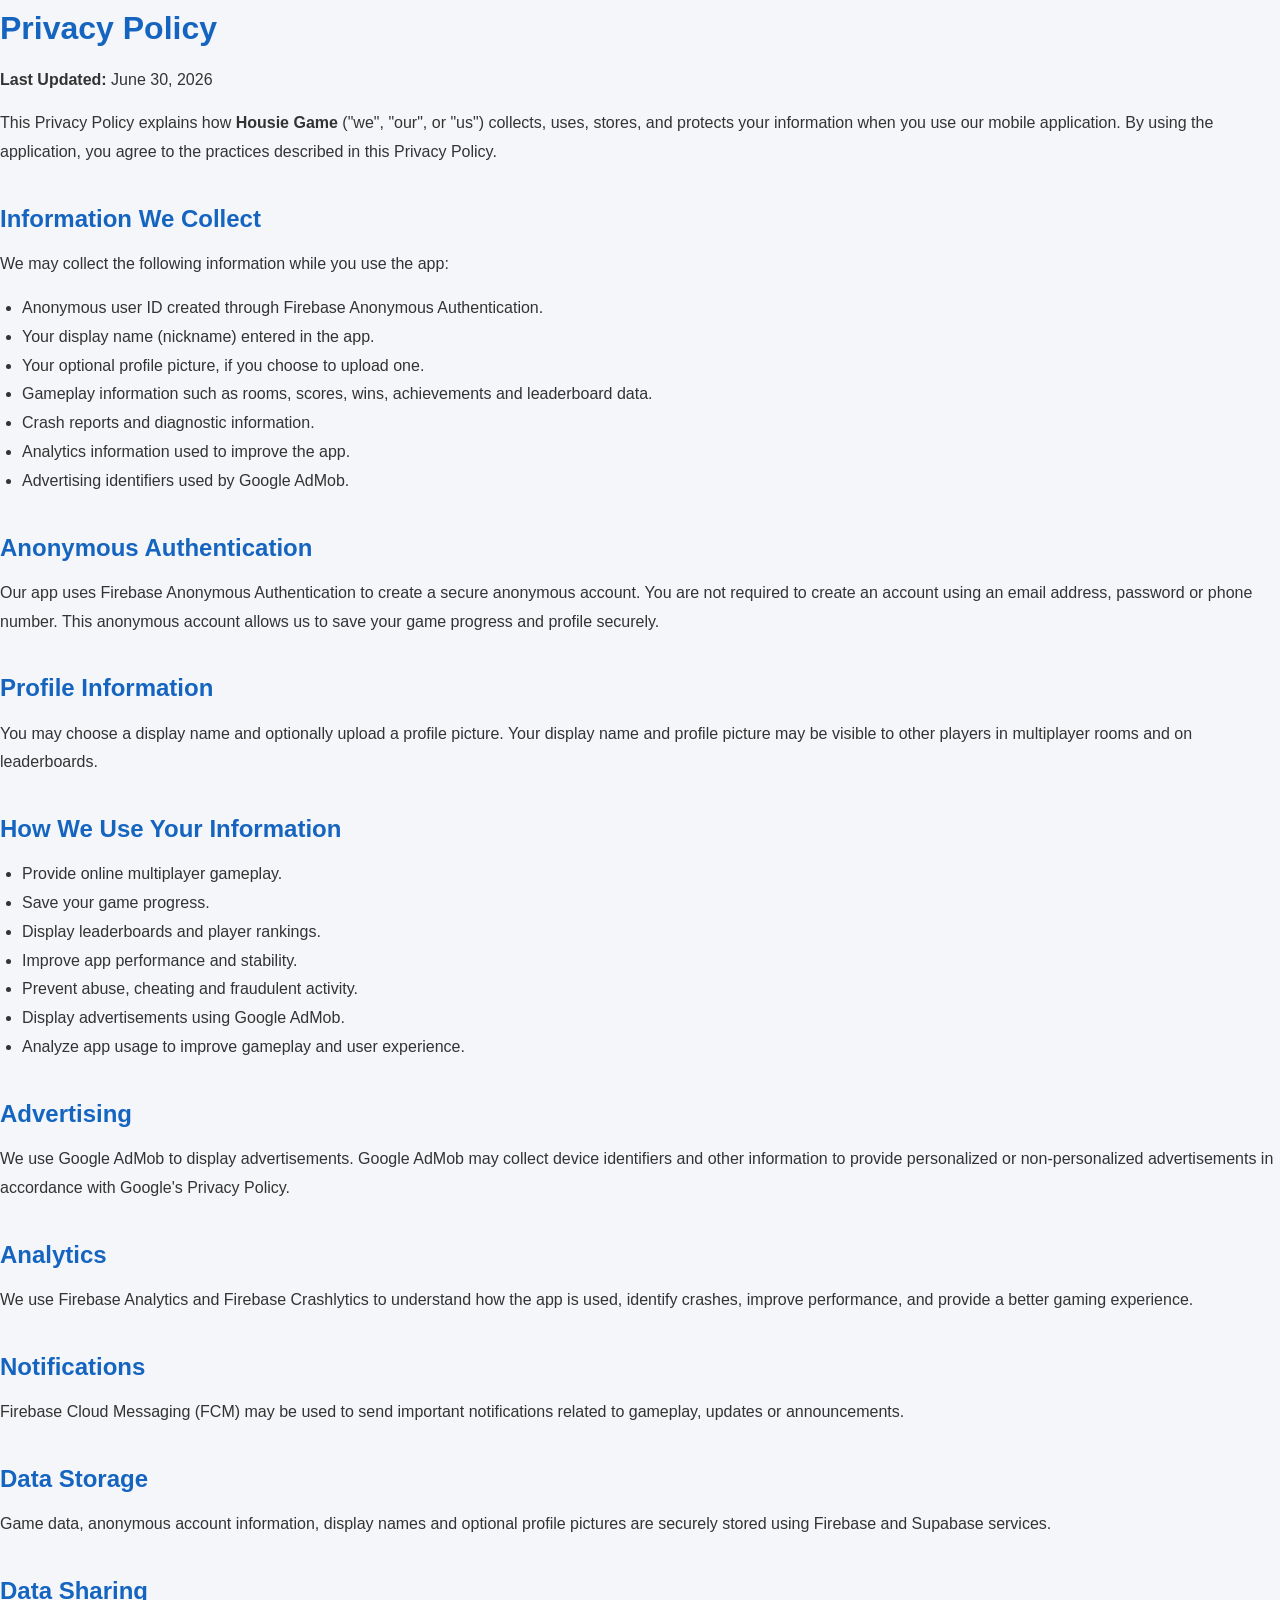
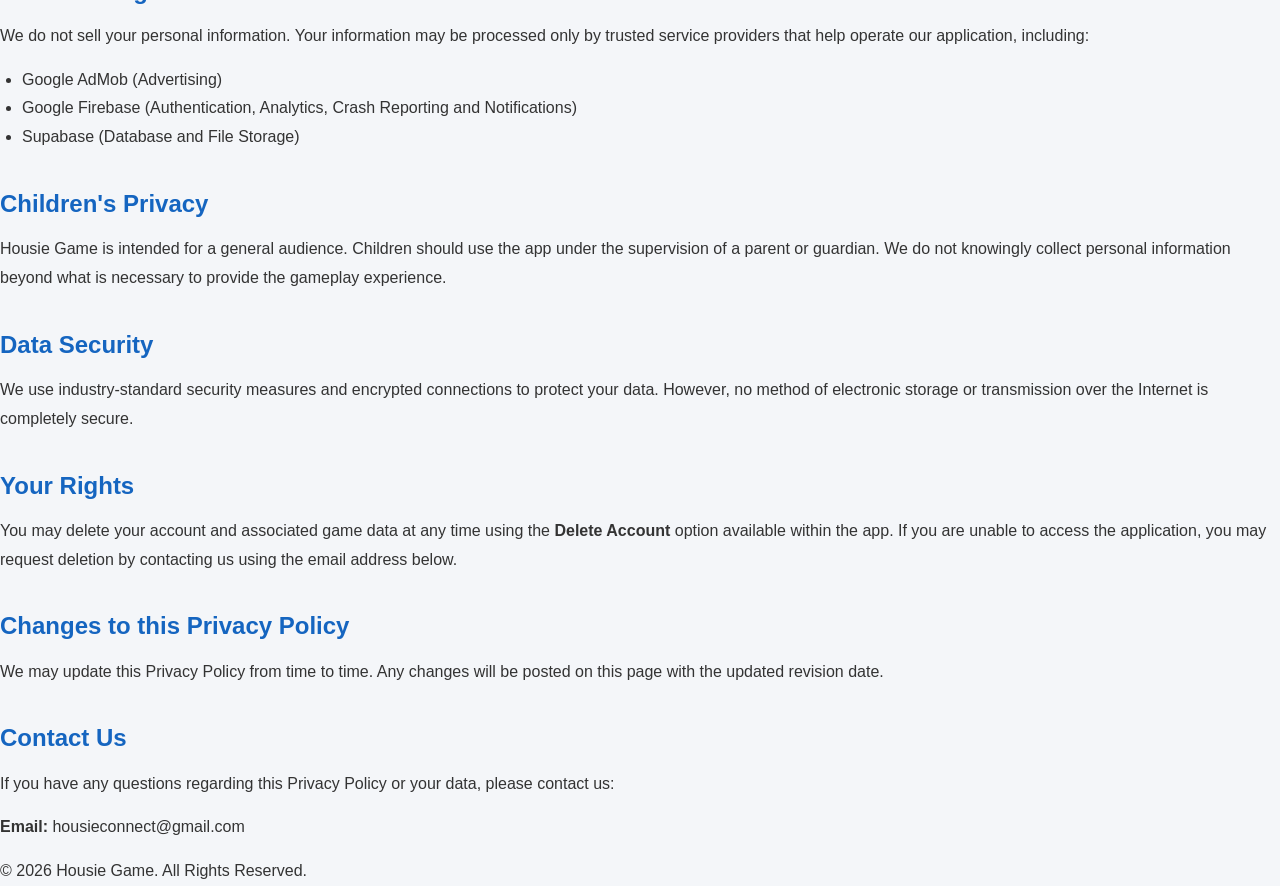
<file: index.html>
<!DOCTYPE html>
<html lang="en">
<head>
<meta charset="UTF-8">
<meta name="viewport" content="width=device-width, initial-scale=1.0">
<title>Privacy Policy - Housie Game</title>

<link rel="stylesheet" href="style.css">

</head>

<body>

<h1>Privacy Policy</h1>

<p><strong>Last Updated:</strong> June 30, 2026</p>

<p>
This Privacy Policy explains how <strong>Housie Game</strong> ("we", "our", or "us")
collects, uses, stores, and protects your information when you use our mobile application.
By using the application, you agree to the practices described in this Privacy Policy.
</p>

<h2>Information We Collect</h2>

<p>We may collect the following information while you use the app:</p>

<ul>
<li>Anonymous user ID created through Firebase Anonymous Authentication.</li>
<li>Your display name (nickname) entered in the app.</li>
<li>Your optional profile picture, if you choose to upload one.</li>
<li>Gameplay information such as rooms, scores, wins, achievements and leaderboard data.</li>
<li>Crash reports and diagnostic information.</li>
<li>Analytics information used to improve the app.</li>
<li>Advertising identifiers used by Google AdMob.</li>
</ul>

<h2>Anonymous Authentication</h2>

<p>
Our app uses Firebase Anonymous Authentication to create a secure anonymous account.
You are not required to create an account using an email address, password or phone number.
This anonymous account allows us to save your game progress and profile securely.
</p>

<h2>Profile Information</h2>

<p>
You may choose a display name and optionally upload a profile picture.
Your display name and profile picture may be visible to other players in multiplayer rooms
and on leaderboards.
</p>

<h2>How We Use Your Information</h2>

<ul>
<li>Provide online multiplayer gameplay.</li>
<li>Save your game progress.</li>
<li>Display leaderboards and player rankings.</li>
<li>Improve app performance and stability.</li>
<li>Prevent abuse, cheating and fraudulent activity.</li>
<li>Display advertisements using Google AdMob.</li>
<li>Analyze app usage to improve gameplay and user experience.</li>
</ul>

<h2>Advertising</h2>

<p>
We use Google AdMob to display advertisements.
Google AdMob may collect device identifiers and other information to provide personalized
or non-personalized advertisements in accordance with Google's Privacy Policy.
</p>

<h2>Analytics</h2>

<p>
We use Firebase Analytics and Firebase Crashlytics to understand how the app is used,
identify crashes, improve performance, and provide a better gaming experience.
</p>

<h2>Notifications</h2>

<p>
Firebase Cloud Messaging (FCM) may be used to send important notifications related
to gameplay, updates or announcements.
</p>

<h2>Data Storage</h2>

<p>
Game data, anonymous account information, display names and optional profile pictures
are securely stored using Firebase and Supabase services.
</p>

<h2>Data Sharing</h2>

<p>
We do not sell your personal information.
Your information may be processed only by trusted service providers that help operate
our application, including:
</p>

<ul>
<li>Google AdMob (Advertising)</li>
<li>Google Firebase (Authentication, Analytics, Crash Reporting and Notifications)</li>
<li>Supabase (Database and File Storage)</li>
</ul>

<h2>Children's Privacy</h2>

<p>
Housie Game is intended for a general audience.
Children should use the app under the supervision of a parent or guardian.
We do not knowingly collect personal information beyond what is necessary to provide
the gameplay experience.
</p>

<h2>Data Security</h2>

<p>
We use industry-standard security measures and encrypted connections to protect your data.
However, no method of electronic storage or transmission over the Internet is completely secure.
</p>

<h2>Your Rights</h2>

<p>
You may delete your account and associated game data at any time using the
<strong>Delete Account</strong> option available within the app.
If you are unable to access the application, you may request deletion by contacting us
using the email address below.
</p>

<h2>Changes to this Privacy Policy</h2>

<p>
We may update this Privacy Policy from time to time.
Any changes will be posted on this page with the updated revision date.
</p>

<h2>Contact Us</h2>

<p>
If you have any questions regarding this Privacy Policy or your data,
please contact us:
</p>

<p>
<strong>Email:</strong> housieconnect@gmail.com
</p>

<footer>
© 2026 Housie Game. All Rights Reserved.
</footer>

</body>
</html>
</file>
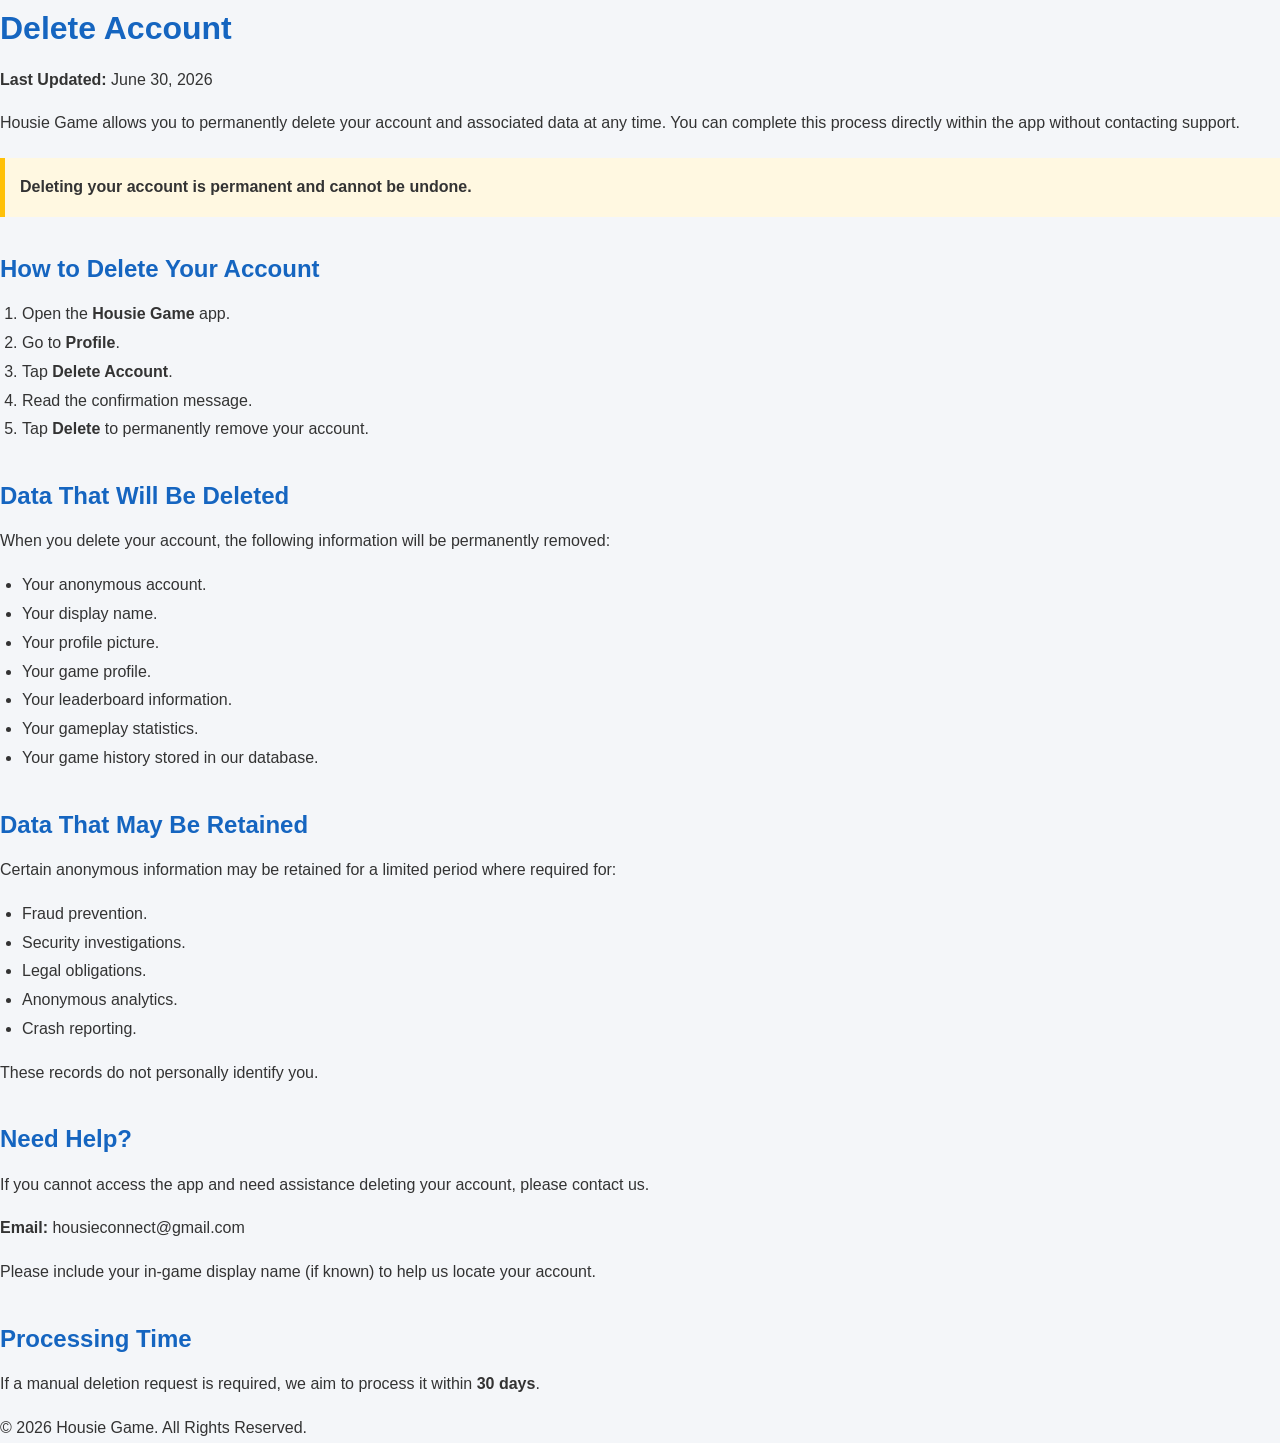
<file: delete-account.html>
<!DOCTYPE html>
<html lang="en">
<head>
<meta charset="UTF-8">
<meta name="viewport" content="width=device-width, initial-scale=1.0">
<title>Delete Account - Housie Game</title>

<link rel="stylesheet" href="style.css">

</head>

<body>

<h1>Delete Account</h1>

<p><strong>Last Updated:</strong> June 30, 2026</p>

<p>
Housie Game allows you to permanently delete your account and associated data at any time.
You can complete this process directly within the app without contacting support.
</p>

<div class="notice">
<strong>Deleting your account is permanent and cannot be undone.</strong>
</div>

<h2>How to Delete Your Account</h2>

<ol>
<li>Open the <strong>Housie Game</strong> app.</li>
<li>Go to <strong>Profile</strong>.</li>
<li>Tap <strong>Delete Account</strong>.</li>
<li>Read the confirmation message.</li>
<li>Tap <strong>Delete</strong> to permanently remove your account.</li>
</ol>

<h2>Data That Will Be Deleted</h2>

<p>When you delete your account, the following information will be permanently removed:</p>

<ul>
<li>Your anonymous account.</li>
<li>Your display name.</li>
<li>Your profile picture.</li>
<li>Your game profile.</li>
<li>Your leaderboard information.</li>
<li>Your gameplay statistics.</li>
<li>Your game history stored in our database.</li>
</ul>

<h2>Data That May Be Retained</h2>

<p>
Certain anonymous information may be retained for a limited period where required for:
</p>

<ul>
<li>Fraud prevention.</li>
<li>Security investigations.</li>
<li>Legal obligations.</li>
<li>Anonymous analytics.</li>
<li>Crash reporting.</li>
</ul>

<p>
These records do not personally identify you.
</p>

<h2>Need Help?</h2>

<p>
If you cannot access the app and need assistance deleting your account,
please contact us.
</p>

<p>
<strong>Email:</strong> housieconnect@gmail.com
</p>

<p>
Please include your in-game display name (if known) to help us locate your account.
</p>

<h2>Processing Time</h2>

<p>
If a manual deletion request is required, we aim to process it within
<strong>30 days</strong>.
</p>

<footer>

© 2026 Housie Game. All Rights Reserved.

</footer>

</body>
</html>
</file>
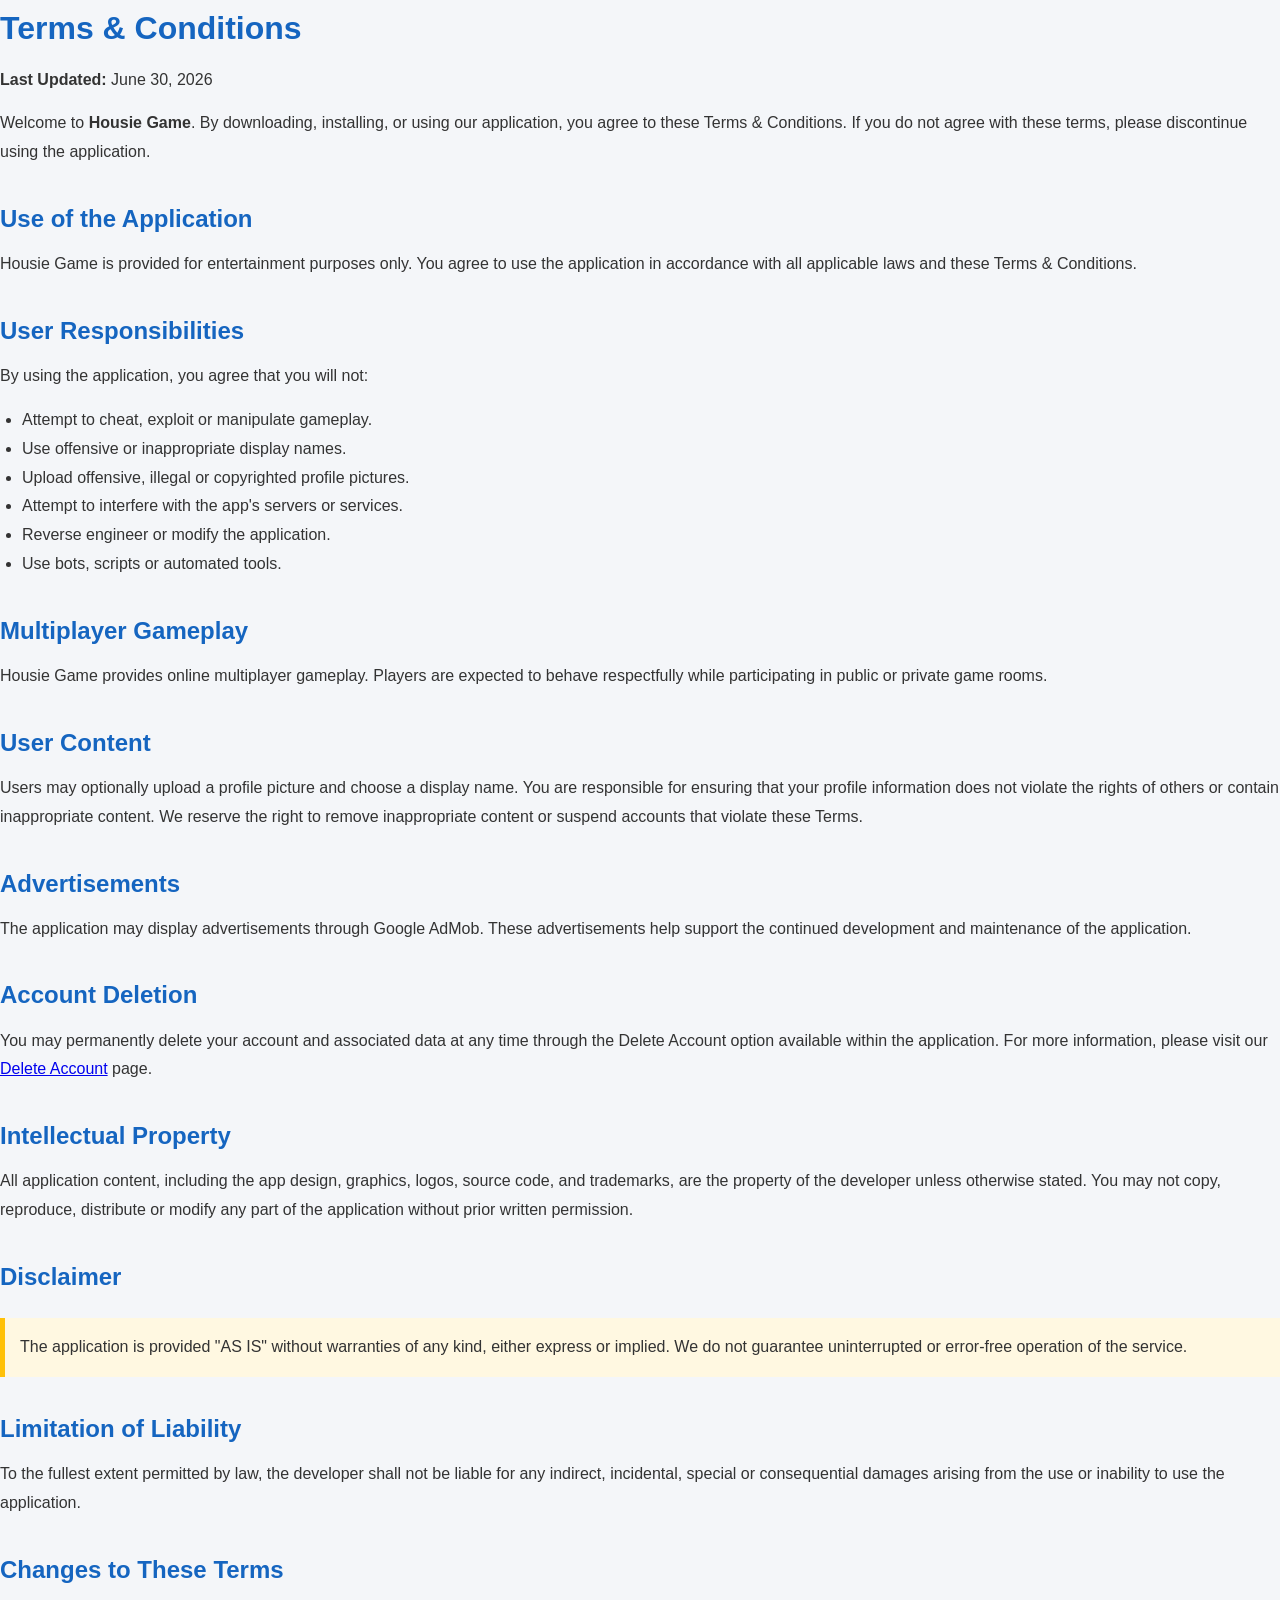
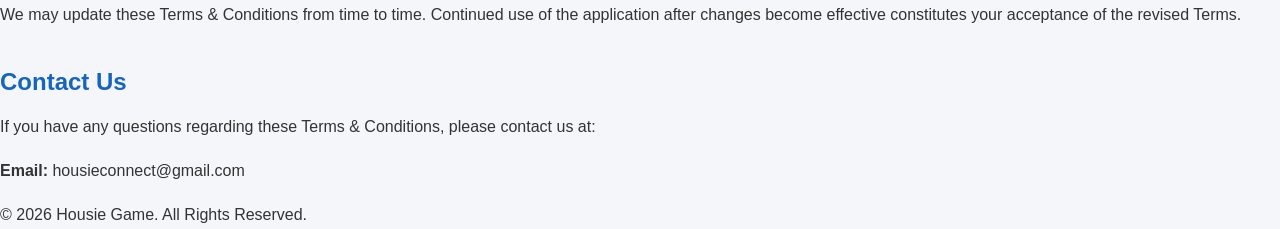
<file: terms.html>
<!DOCTYPE html>
<html lang="en">
<head>
<meta charset="UTF-8">
<meta name="viewport" content="width=device-width, initial-scale=1.0">
<title>Terms & Conditions - Housie Game</title>
<link rel="stylesheet" href="style.css">
</head>

<body>

<h1>Terms & Conditions</h1>

<p><strong>Last Updated:</strong> June 30, 2026</p>

<p>
Welcome to <strong>Housie Game</strong>. By downloading, installing, or using
our application, you agree to these Terms & Conditions.
If you do not agree with these terms, please discontinue using the application.
</p>

<h2>Use of the Application</h2>

<p>
Housie Game is provided for entertainment purposes only.
You agree to use the application in accordance with all applicable laws and
these Terms & Conditions.
</p>

<h2>User Responsibilities</h2>

<p>By using the application, you agree that you will not:</p>

<ul>
<li>Attempt to cheat, exploit or manipulate gameplay.</li>
<li>Use offensive or inappropriate display names.</li>
<li>Upload offensive, illegal or copyrighted profile pictures.</li>
<li>Attempt to interfere with the app's servers or services.</li>
<li>Reverse engineer or modify the application.</li>
<li>Use bots, scripts or automated tools.</li>
</ul>

<h2>Multiplayer Gameplay</h2>

<p>
Housie Game provides online multiplayer gameplay.
Players are expected to behave respectfully while participating in public or
private game rooms.
</p>

<h2>User Content</h2>

<p>
Users may optionally upload a profile picture and choose a display name.
You are responsible for ensuring that your profile information does not violate
the rights of others or contain inappropriate content.
We reserve the right to remove inappropriate content or suspend accounts that
violate these Terms.
</p>

<h2>Advertisements</h2>

<p>
The application may display advertisements through Google AdMob.
These advertisements help support the continued development and maintenance of
the application.
</p>

<h2>Account Deletion</h2>

<p>
You may permanently delete your account and associated data at any time through
the Delete Account option available within the application.
For more information, please visit our
<a href="delete-account.html">Delete Account</a> page.
</p>

<h2>Intellectual Property</h2>

<p>
All application content, including the app design, graphics, logos, source code,
and trademarks, are the property of the developer unless otherwise stated.
You may not copy, reproduce, distribute or modify any part of the application
without prior written permission.
</p>

<h2>Disclaimer</h2>

<div class="notice">
The application is provided "AS IS" without warranties of any kind,
either express or implied.
We do not guarantee uninterrupted or error-free operation of the service.
</div>

<h2>Limitation of Liability</h2>

<p>
To the fullest extent permitted by law, the developer shall not be liable for
any indirect, incidental, special or consequential damages arising from the use
or inability to use the application.
</p>

<h2>Changes to These Terms</h2>

<p>
We may update these Terms & Conditions from time to time.
Continued use of the application after changes become effective constitutes
your acceptance of the revised Terms.
</p>

<h2>Contact Us</h2>

<p>
If you have any questions regarding these Terms & Conditions,
please contact us at:
</p>

<p>
<strong>Email:</strong> housieconnect@gmail.com
</p>

<footer>

© 2026 Housie Game. All Rights Reserved.

</footer>

</body>
</html>
</file>
<file: style.css>
* {
    margin: 0;
    padding: 0;
    box-sizing: border-box;
}

body {
    font-family: Arial, Helvetica, sans-serif;
    background: #f4f6f9;
    color: #333;
    line-height: 1.8;
}

.container {
    max-width: 900px;
    margin: 40px auto;
    background: #fff;
    padding: 40px;
    border-radius: 12px;
    box-shadow: 0 8px 24px rgba(0,0,0,.08);
}

header{
    border-bottom:1px solid #eee;
    padding-bottom:20px;
    margin-bottom:30px;
}

h1{
    color:#1565C0;
    margin-bottom:8px;
}

h2{
    margin-top:30px;
    margin-bottom:10px;
    color:#1565C0;
}

p{
    margin-bottom:15px;
}

ul,ol{
    margin-left:22px;
    margin-bottom:15px;
}

nav{
    margin-bottom:25px;
}

nav a{
    margin-right:20px;
    text-decoration:none;
    color:#1565C0;
    font-weight:bold;
}

nav a:hover{
    text-decoration:underline;
}

table{
    width:100%;
    border-collapse:collapse;
    margin-top:20px;
    margin-bottom:20px;
}

table th,
table td{
    border:1px solid #ddd;
    padding:10px;
    text-align:left;
}

table th{
    background:#1565C0;
    color:white;
}

.footer{
    border-top:1px solid #eee;
    margin-top:40px;
    padding-top:20px;
    color:#777;
    font-size:14px;
    text-align:center;
}

.badge{
    display:inline-block;
    padding:6px 12px;
    background:#E3F2FD;
    color:#1565C0;
    border-radius:20px;
    font-size:14px;
    margin-top:10px;
}

.notice{
    background:#FFF8E1;
    border-left:5px solid #FFC107;
    padding:15px;
    margin:20px 0;
}

.success{
    background:#E8F5E9;
    border-left:5px solid #4CAF50;
    padding:15px;
    margin:20px 0;
}

@media(max-width:768px){

.container{
    margin:15px;
    padding:25px;
}

nav a{
    display:block;
    margin:10px 0;
}

}
</file>
